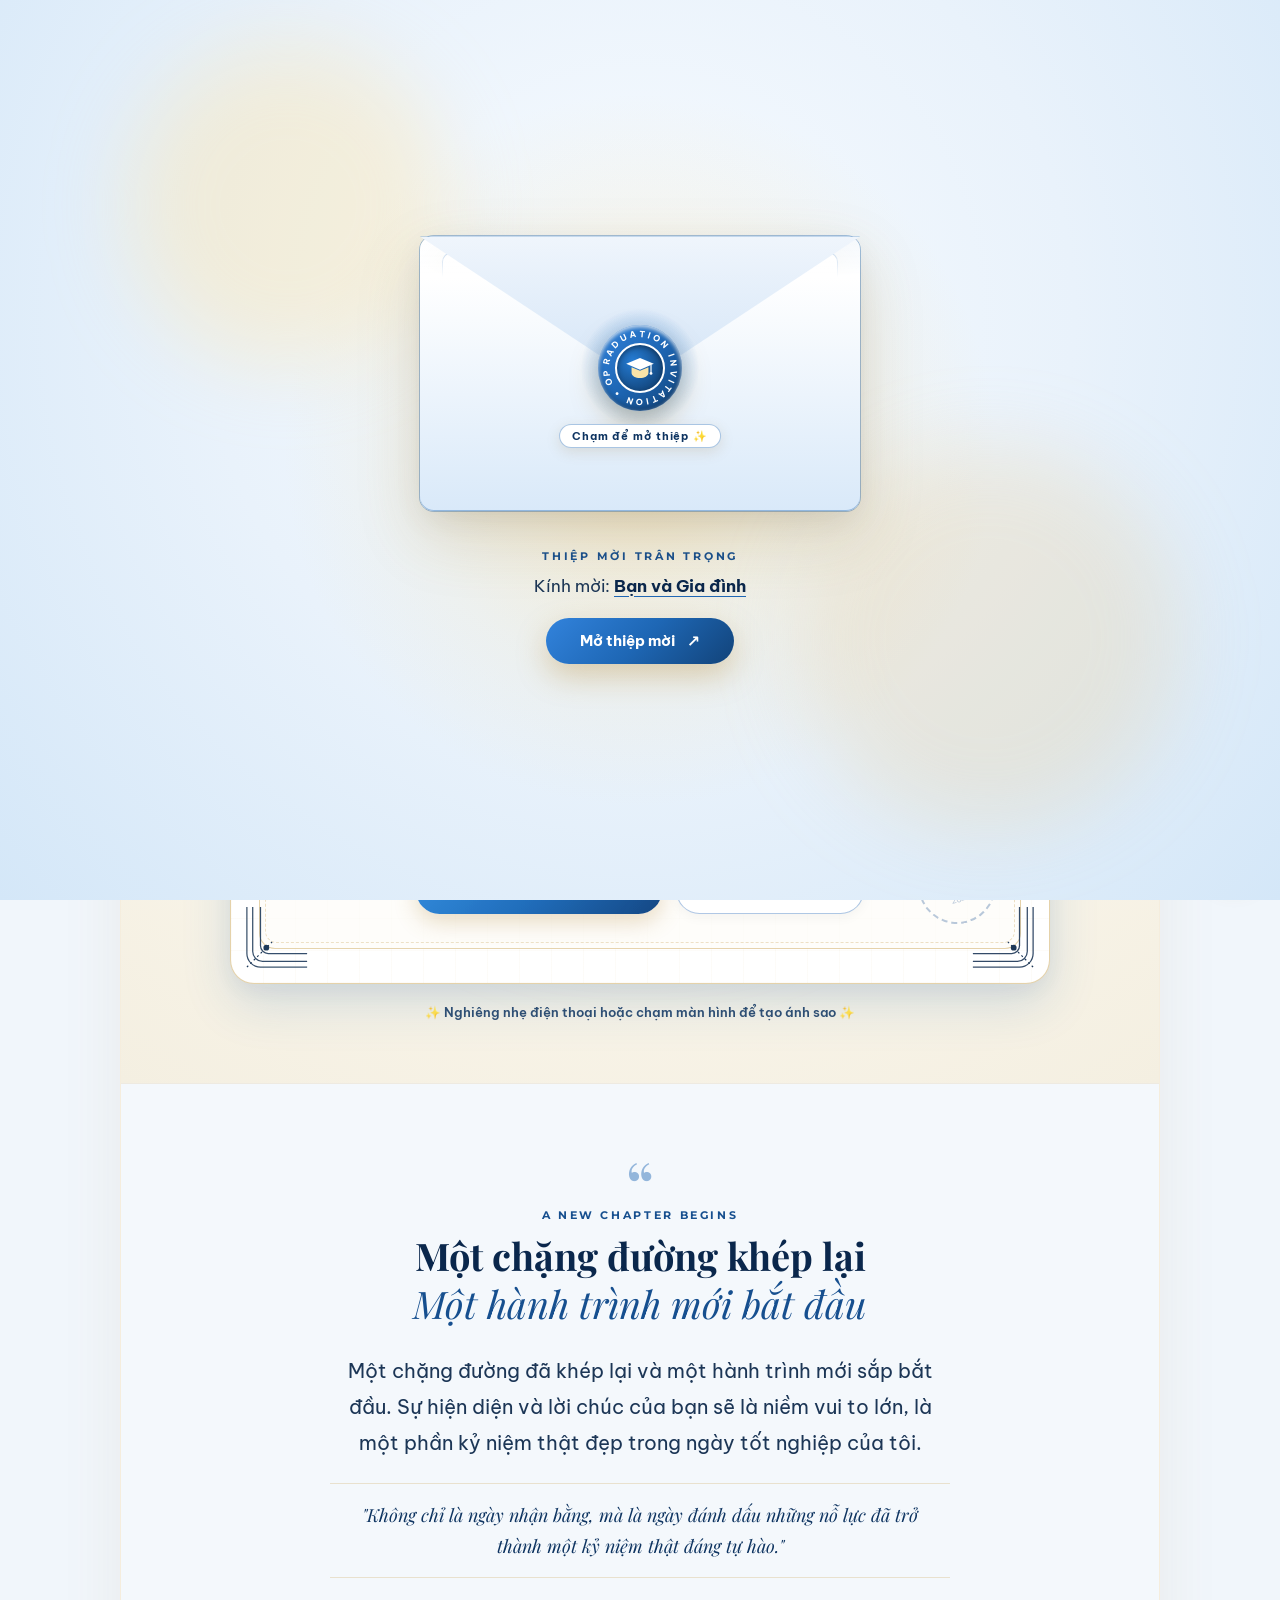
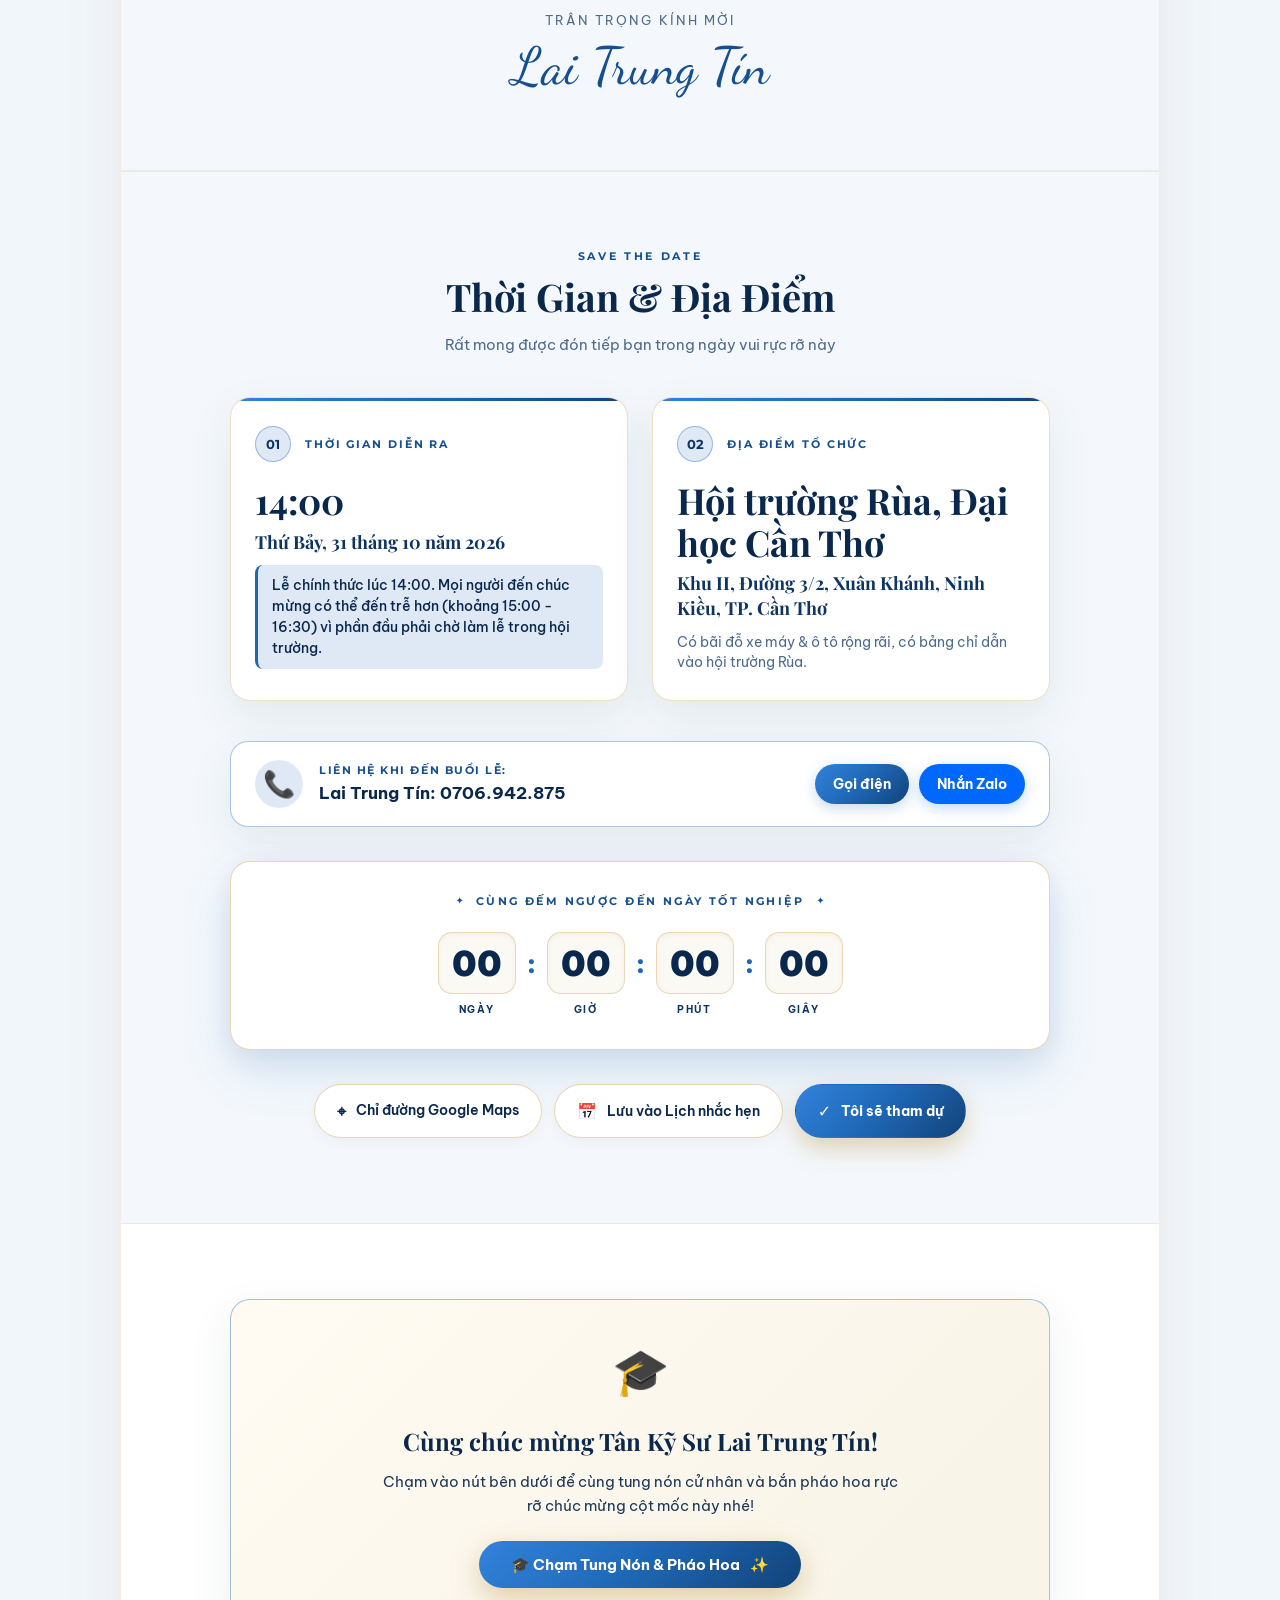
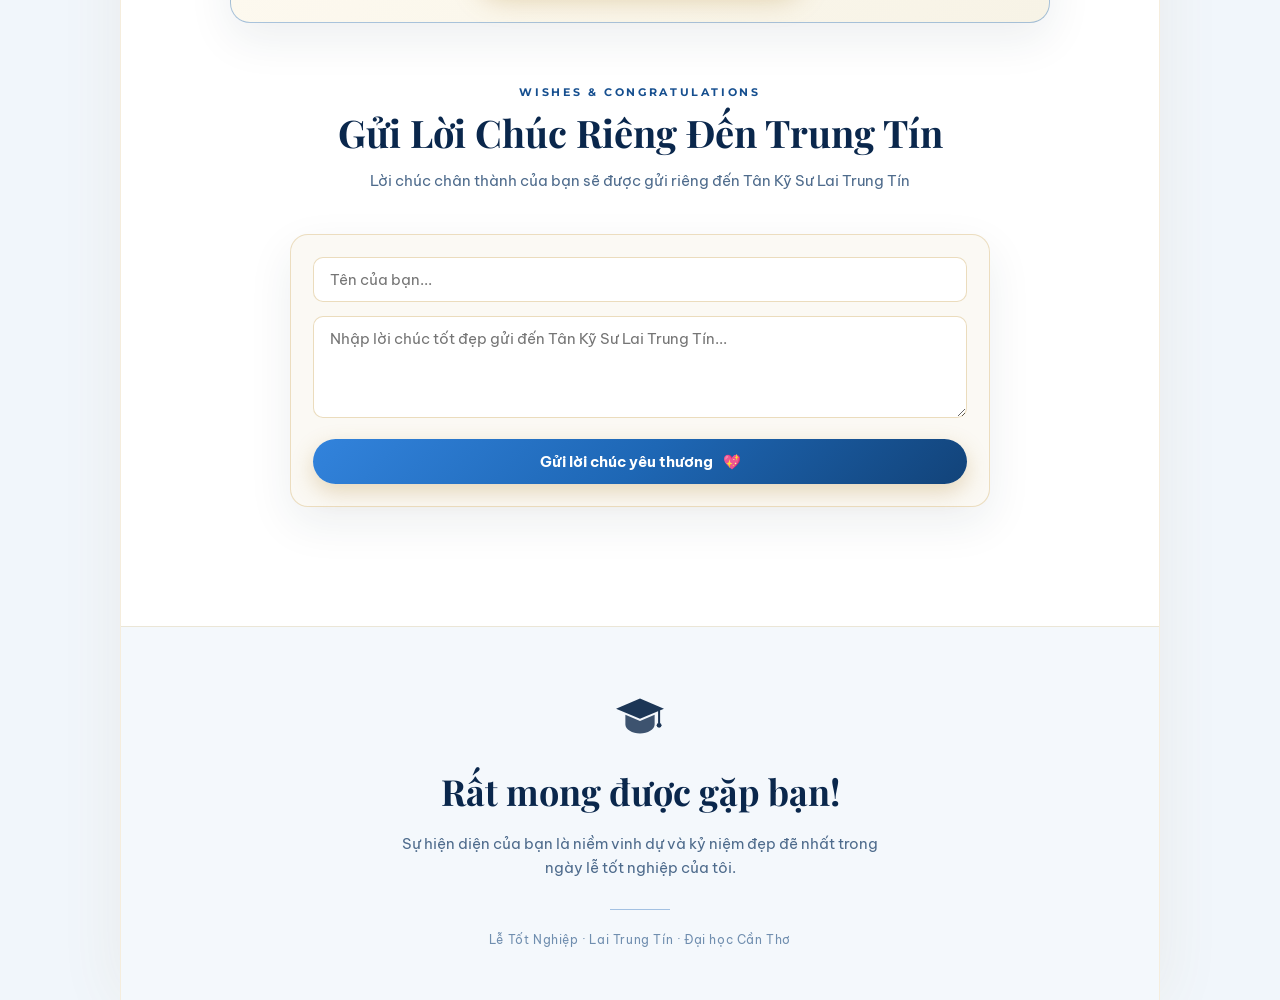
<file: index.html>
<!doctype html>
<html lang="vi">
<head>
  <meta charset="utf-8">
  <meta name="viewport" content="width=device-width, initial-scale=1, viewport-fit=cover">
  <meta name="theme-color" content="#f0f5fb">
  <title>Thiệp Mời Lễ Tốt Nghiệp - Lai Trung Tín</title>
  <meta name="description" content="Thiệp mời tham dự Lễ tốt nghiệp của Lai Trung Tín tại Đại học Cần Thơ.">

  <!-- GOOGLE FONTS CHUẨN TIẾNG VIỆT 100% (VIETNAMESE SUBSET ĐẦY ĐỦ) -->
  <link rel="preconnect" href="https://fonts.googleapis.com">
  <link rel="preconnect" href="https://fonts.gstatic.com" crossorigin>
  <link href="https://fonts.googleapis.com/css2?family=Be+Vietnam+Pro:ital,wght@0,300;0,400;0,500;0,600;0,700;0,800;1,400;1,600&family=Dancing+Script:wght@600;700&family=Montserrat:ital,wght@0,500;0,600;0,700;0,800;0,900;1,600&family=Playfair+Display:ital,wght@0,600;0,700;0,800;0,900;1,600;1,700&display=swap" rel="stylesheet">

  <link rel="stylesheet" href="style.css">
</head>
<body class="locked">

  <!-- CANVAS HIỆU ỨNG BỤI VÀNG & TƯƠNG TÁC CHẠM ĐIỆN THOẠI -->
  <canvas id="sparkleCanvas" class="sparkle-canvas"></canvas>

  <!-- LỚP PHÁO HOA KIM TUYẾN / NÓN CỬ NHÂN RƠI -->
  <div class="confetti-layer" id="confettiLayer" aria-hidden="true"></div>

  <!-- MÀN HÌNH MỞ PHONG BÌ THƯ HOÀNG GIA (XANH HY VỌNG & BẠC ÁNH KIM) -->
  <div class="envelope-screen" id="openingScreen" aria-label="Mở thiệp mời">
    <div class="envelope-ambient-glow"></div>
    <div class="sun-flare flare-1"></div>
    <div class="sun-flare flare-2"></div>
    
    <div class="envelope-wrap" id="envelopeWrap">
      
      <!-- PHONG BÌ THƯ -->
      <div class="envelope" id="envelope">
        <!-- NẮP TRÊN PHONG BÌ (FLAP) -->
        <div class="envelope-flap" id="envelopeFlap"></div>
        
        <!-- THIỆP THÒ RA KHI MỞ -->
        <div class="envelope-letter-preview">
          <div class="preview-cap">🎓</div>
          <p class="preview-kicker">GRADUATION INVITATION</p>
          <p class="preview-name" id="envelopeName">Lai Trung Tín</p>
          <span class="preview-line">✦</span>
        </div>

        <!-- THÂN PHONG BÌ -->
        <div class="envelope-pocket"></div>

        <!-- CON DẤU SÁP HOÀNG GIA (WAX SEAL) -->
        <button class="wax-seal" id="waxSealBtn" type="button" aria-label="Chạm để mở thiệp">
          <div class="seal-glow"></div>
          <div class="seal-outer">
            <svg class="seal-text-circle" viewBox="0 0 100 100">
              <path id="sealPath" d="M 50, 50 m -37, 0 a 37,37 0 1,1 74,0 a 37,37 0 1,1 -74,0" fill="none" />
              <text font-size="10.2" font-weight="700" letter-spacing="2.8" fill="#fff">
                <textPath href="#sealPath" startOffset="50%" text-anchor="middle">
                  • GRADUATION INVITATION • OPEN
                </textPath>
              </text>
            </svg>
            <div class="seal-core">
              <svg viewBox="0 0 64 46" class="seal-icon">
                <path fill="#fff" d="M2.5 14 32 1.5l29.5 12.5L32 26.5 2.5 14Z"/>
                <path fill="#fae4a8" d="M14 21.5v12c0 6 8.5 11 18 11s18-5 18-11v-12L32 29 14 21.5Z"/>
                <path fill="none" stroke="#fff" stroke-width="2.5" stroke-linecap="round" d="M55.5 16.5v15"/>
                <circle cx="55.5" cy="34.5" r="3" fill="#fff"/>
              </svg>
            </div>
          </div>
          <span class="seal-tap-hint">Chạm để mở thiệp ✨</span>
        </button>
      </div>

      <div class="envelope-intro">
        <p class="intro-kicker">THIỆP MỜI TRÂN TRỌNG</p>
        <p class="intro-guest">Kính mời: <span id="openingGuest">Bạn và Gia đình</span></p>
        <button class="open-direct-btn" id="openInviteBtn" type="button">
          <span>Mở thiệp mời</span>
          <span class="btn-arrow">↗</span>
        </button>
      </div>
    </div>
  </div>

  <!-- NỘI DUNG CHÍNH CỦA THIỆP MỜI -->
  <div class="page-shell" id="pageShell">
    
    <!-- THANH ĐIỀU HƯỚNG TỐI GIẢN TƯƠI SÁNG -->
    <header class="top-nav">
      <div class="brand">
        <svg viewBox="0 0 32 24" class="brand-cap">
          <path fill="#1f67b5" d="M1 7.5 16 1.2l15 6.3L16 13.8 1 7.5Z"/>
          <path fill="#124379" d="M7 11.5v6c0 3 4 5.5 9 5.5s9-2.5 9-5.5v-6L16 15.2 7 11.5Z"/>
          <path fill="none" stroke="#1f67b5" stroke-width="1.2" stroke-linecap="round" d="M28 8.5v8"/>
          <circle cx="28" cy="18" r="1.5" fill="#1f67b5"/>
        </svg>
        <span>GRADUATION CEREMONY</span>
      </div>
      <nav class="nav-links">
        <a href="#thiep-moi">Thiệp Mời</a>
        <a href="#thoi-gian">Thời Gian</a>
        <a href="#chuc-mung">Lời Chúc</a>
      </nav>
      <div class="nav-right">
        <button class="sound-toggle" id="soundToggle" type="button" aria-label="Bật/Tắt âm thanh">
          <span class="sound-icon">♫</span>
        </button>
      </div>
    </header>

    <!-- SECTION 1: TẤM THIỆP CHÍNH HOÀNG GIA (CÓ HIỆU ỨNG 3D TILT ĐIỆN THOẠI) -->
    <section class="card-section" id="thiep-moi">
      <div class="grand-card-container reveal" id="tiltCardContainer">
        <div class="grand-card-aura"></div>
        
        <!-- TẤM THIỆP CAO CẤP (CÓ PHẢN QUANG HOLOGRAM THEO GÓC NGHIÊNG) -->
        <div class="grand-card" id="tiltCard">
          
          <!-- LỚP PHẢN QUANG HOLOGRAM QUÉT THEO ĐỘ NGHIÊNG ĐIỆN THOẠI -->
          <div class="hologram-sheen" id="hologramSheen"></div>

          <!-- HOA VĂN GÓC MẠ VÀNG BẰNG VECTOR SVG -->
          <svg class="corner-ornament top-left" viewBox="0 0 70 70">
            <path d="M4 66 V18 C4 10.3 10.3 4 18 4 H66 M10 66 V20 C10 14.5 14.5 10 20 10 H66 M18 66 V26 C18 21.6 21.6 18 26 18 H66" fill="none" stroke="currentColor" stroke-width="1.3" opacity="0.9"/>
            <circle cx="24" cy="24" r="3" fill="currentColor"/>
            <path d="M4 4 L30 30" stroke="currentColor" stroke-width="1.2" stroke-dasharray="2 3"/>
          </svg>
          <svg class="corner-ornament top-right" viewBox="0 0 70 70">
            <path d="M66 66 V18 C66 10.3 59.7 4 52 4 H4 M60 66 V20 C60 14.5 55.5 10 50 10 H4 M52 66 V26 C52 21.6 48.4 18 44 18 H4" fill="none" stroke="currentColor" stroke-width="1.3" opacity="0.9"/>
            <circle cx="46" cy="24" r="3" fill="currentColor"/>
            <path d="M66 4 L40 30" stroke="currentColor" stroke-width="1.2" stroke-dasharray="2 3"/>
          </svg>
          <svg class="corner-ornament bottom-left" viewBox="0 0 70 70">
            <path d="M4 4 V52 C4 59.7 10.3 66 18 66 H66 M10 4 V50 C10 55.5 14.5 60 20 60 H66 M18 4 V44 C18 48.4 21.6 52 26 52 H66" fill="none" stroke="currentColor" stroke-width="1.3" opacity="0.9"/>
            <circle cx="24" cy="46" r="3" fill="currentColor"/>
            <path d="M4 66 L30 40" stroke="currentColor" stroke-width="1.2" stroke-dasharray="2 3"/>
          </svg>
          <svg class="corner-ornament bottom-right" viewBox="0 0 70 70">
            <path d="M66 4 V52 C66 59.7 59.7 66 52 66 H4 M60 4 V50 C60 55.5 55.5 60 50 60 H4 M52 4 V44 C52 48.4 48.4 52 44 52 H4" fill="none" stroke="currentColor" stroke-width="1.3" opacity="0.9"/>
            <circle cx="46" cy="46" r="3" fill="currentColor"/>
            <path d="M66 66 L40 40" stroke="currentColor" stroke-width="1.2" stroke-dasharray="2 3"/>
          </svg>

          <!-- KHUNG VIỀN ĐÔI DÁT VÀNG TRÊN NỀN GIẤY MỸ THUẬT -->
          <div class="card-inner-border">
            
            <!-- BIỂU TƯỢNG HUY HIỆU TỐT NGHIỆP TRANG TRỌNG -->
            <div class="academic-crest">
              <div class="laurel-wreath">
                <!-- VÒNG NGUYỆT QUẾ MẠ VÀNG -->
                <svg viewBox="0 0 100 80" class="laurel-svg">
                  <path fill="currentColor" opacity="0.95" d="M16 58c-4-8-3-19 3-27 2-3 5-6 8-8-1 4-1 9 1 13-6 5-9 14-8 22h-4zm68 0c4-8 3-19-3-27-2-3-5-6-8-8 1 4 1 9-1 13 6 5 9 14 8 22h4zM27 38c-3-6-2-15 3-21 2-2 5-5 8-6-1 3-1 7 1 10-5 4-7 11-7 17h-5zm46 0c3-6 2-15-3-21-2-2-5-5-8-6 1 3 1 7-1 10 5 4 7 11 7 17h5zM38 23c-2-5-1-12 2-17 2-2 4-4 7-5-1 3 0 6 1 8-4 3-6 9-6 14h-4zm24 0c2-5 1-12-2-17-2-2-4-4-7-5 1 3 0 6-1 8 4 3 6 9 6 14h4z"/>
                  <circle cx="50" cy="74" r="2.5" fill="currentColor"/>
                </svg>
                <div class="crest-cap-icon">
                  <svg viewBox="0 0 64 46" class="cap-svg">
                    <path fill="currentColor" d="M2.5 14 32 1.5l29.5 12.5L32 26.5 2.5 14Z"/>
                    <path fill="currentColor" opacity="0.85" d="M14 21.5v12c0 6 8.5 11 18 11s18-5 18-11v-12L32 29 14 21.5Z"/>
                    <path fill="none" stroke="currentColor" stroke-width="2.5" stroke-linecap="round" d="M55.5 16.5v15"/>
                    <circle cx="55.5" cy="34.5" r="3" fill="currentColor"/>
                  </svg>
                </div>
              </div>
              <div class="crest-banner">
                <span>CLASS OF <strong id="classYear">2026</strong></span>
              </div>
            </div>

            <!-- TIÊU ĐỀ THIỆP -->
            <p class="card-kicker">LỄ TỐT NGHIỆP · GRADUATION CEREMONY</p>
            <h2 class="card-headline">THIỆP MỜI DỰ LỄ</h2>

            <!-- ĐỐI TƯỢNG MỜI -->
            <div class="guest-honor-box">
              <span class="guest-prefix">Trân trọng kính mời:</span>
              <h3 class="guest-name" id="guestName">Bạn và Gia đình</h3>
              <p class="guest-subtext">Đến chung vui và chia sẻ cột mốc đáng nhớ trong ngày nhận bằng tốt nghiệp</p>
            </div>

            <div class="divider-gold">
              <span class="line"></span>
              <span class="gem">✦</span>
              <span class="line"></span>
            </div>

            <!-- TÊN TÂN KỸ SƯ: LAI TRUNG TÍN -->
            <div class="graduate-highlight">
              <span class="degree-badge" id="degree">Kỹ sư</span>
              <h1 class="graduate-name" id="graduateName">LAI TRUNG TÍN</h1>
            </div>

            <!-- THÔNG TIN ĐƠN VỊ: ĐẠI HỌC CẦN THƠ -->
            <div class="institution-details">
              <p class="university" id="university">ĐẠI HỌC CẦN THƠ</p>
              <p class="faculty" id="faculty">Khoa Học Máy Tính</p>
            </div>

            <!-- NÚT HÀNH ĐỘNG NHANH -->
            <div class="card-actions">
              <a class="btn-gold" href="#thoi-gian">
                <span>Xem thời gian &amp; Địa điểm</span>
                <i>↓</i>
              </a>
              <button class="btn-royal" id="heroConfirmBtn" type="button">
                <span>✓ Xác nhận tham dự</span>
              </button>
            </div>

            <div class="card-stamp">
              <div class="stamp-circle">
                <span>OFFICIAL</span>
                <strong>INVITATION</strong>
                <small>2026</small>
              </div>
            </div>

          </div>
        </div>
      </div>
      
      <!-- HƯỚNG DẪN NGHIÊNG ĐIỆN THOẠI TRÊN MOBILE -->
      <div class="mobile-tilt-hint" id="mobileTiltHint">
        <span>✨ Nghiêng nhẹ điện thoại hoặc chạm màn hình để tạo ánh sao ✨</span>
      </div>
    </section>

    <!-- SECTION 2: THÔNG ĐIỆP & LỜI TRI ÂN -->
    <section class="message-section" id="thong-diep">
      <div class="section-container narrow reveal">
        <div class="quote-symbol">“</div>
        <p class="section-tag">A NEW CHAPTER BEGINS</p>
        <h2 class="section-title">Một chặng đường khép lại<br><em>Một hành trình mới bắt đầu</em></h2>
        <div class="letter-body">
          <p class="lead-text" id="message">
            Một chặng đường đã khép lại và một hành trình mới sắp bắt đầu. Sự hiện diện và lời chúc của bạn sẽ là niềm hạnh phúc to lớn, là một phần kỷ niệm thật đẹp trong ngày tốt nghiệp của tôi.
          </p>
          <p class="quote-text" id="quote">
            "Không chỉ là ngày nhận bằng, mà là ngày đánh dấu những nỗ lực đã trở thành một kỷ niệm thật đáng tự hào."
          </p>
        </div>
        <div class="signature-wrap">
          <span class="sign-label" id="familyNote">Trân trọng kính mời</span>
          <p class="handwriting" id="graduateSignature">Lai Trung Tín</p>
        </div>
      </div>
    </section>

    <!-- SECTION 3: THỜI GIAN & ĐỊA ĐIỂM + ĐẾM NGƯỢC -->
    <section class="details-section" id="thoi-gian">
      <div class="section-container">
        
        <div class="center-heading reveal">
          <p class="section-tag">SAVE THE DATE</p>
          <h2 class="section-title">Thời Gian &amp; Địa Điểm</h2>
          <p class="section-subtitle">Rất mong được đón tiếp bạn trong ngày vui rực rỡ này</p>
        </div>

        <!-- THẺ THÔNG TIN TƯƠI SÁNG -->
        <div class="event-cards-grid reveal">
          <!-- CARD THỜI GIAN -->
          <div class="info-card">
            <div class="info-card-header">
              <div class="card-icon-wrap">
                <span class="card-num">01</span>
              </div>
              <span class="info-label">THỜI GIAN DIỄN RA</span>
            </div>
            <div class="info-card-body">
              <div class="main-val gold-text" id="time">16:00</div>
              <h3 class="event-date" id="displayDate">Thứ Bảy, 31 tháng 10 năm 2026</h3>
              <p class="event-note highlight-note" id="timeNote">
                Lễ chính thức lúc 14:00, dự kiến 16:00 xong lễ. Mọi người đến chúc mừng, chụp ảnh có thể đến trễ hơn một chút (khoảng 16:00 - 17:30) vì phần đầu phải chờ làm lễ trong hội trường.
              </p>
            </div>
          </div>

          <!-- CARD ĐỊA ĐIỂM -->
          <div class="info-card">
            <div class="info-card-header">
              <div class="card-icon-wrap">
                <span class="card-num">02</span>
              </div>
              <span class="info-label">ĐỊA ĐIỂM TỔ CHỨC</span>
            </div>
            <div class="info-card-body">
              <div class="main-val gold-text" id="venue">Hội trường Rùa, Đại học Cần Thơ</div>
              <h3 class="event-address" id="address">Khu II, Đường 3/2, Xuân Khánh, Ninh Kiều, TP. Cần Thơ</h3>
              <p class="event-note">Có bãi đỗ xe máy &amp; ô tô rộng rãi, có bảng chỉ dẫn vào hội trường Rùa.</p>
            </div>
          </div>
        </div>

        <!-- KHỐI LIÊN HỆ ĐIỆN THOẠI TRỰC TIẾP CHO KHÁCH MỜI -->
        <div class="contact-card reveal">
          <div class="contact-icon">📞</div>
          <div class="contact-info">
            <span class="contact-label">LIÊN HỆ KHI ĐẾN BUỔI LỄ:</span>
            <strong class="contact-phone" id="phoneDisplay">Lai Trung Tín: 0706.942.875</strong>
          </div>
          <div class="contact-actions">
            <a class="contact-btn call-btn" id="callBtn" href="tel:0706942875">
              <span>Gọi điện</span>
            </a>
            <a class="contact-btn zalo-btn" id="zaloBtn" href="https://zalo.me/0706942875" target="_blank" rel="noopener">
              <span>Nhắn Zalo</span>
            </a>
          </div>
        </div>

        <!-- ĐỒNG HỒ ĐẾM NGƯỢC HOÀNG KIM TƯƠI SÁNG -->
        <div class="luxury-countdown-box reveal" aria-live="polite">
          <div class="countdown-header">
            <span class="ornament-gem">✦</span>
            <span class="cd-title">CÙNG ĐẾM NGƯỢC ĐẾN NGÀY TỐT NGHIỆP</span>
            <span class="ornament-gem">✦</span>
          </div>
          <div class="countdown-units">
            <div class="cd-item">
              <div class="cd-number-box"><strong id="days">00</strong></div>
              <span class="cd-label">NGÀY</span>
            </div>
            <span class="cd-sep">:</span>
            <div class="cd-item">
              <div class="cd-number-box"><strong id="hours">00</strong></div>
              <span class="cd-label">GIỜ</span>
            </div>
            <span class="cd-sep">:</span>
            <div class="cd-item">
              <div class="cd-number-box"><strong id="minutes">00</strong></div>
              <span class="cd-label">PHÚT</span>
            </div>
            <span class="cd-sep">:</span>
            <div class="cd-item">
              <div class="cd-number-box"><strong id="seconds">00</strong></div>
              <span class="cd-label">GIÂY</span>
            </div>
          </div>
        </div>

        <!-- CÁC NÚT THAO TÁC TIỆN ÍCH -->
        <div class="action-buttons-wrap reveal">
          <a class="action-btn" id="mapLink" href="https://www.google.com/maps/search/?api=1&query=Hội+trường+Rùa+Đại+học+Cần+Thơ" target="_blank" rel="noopener">
            <span class="btn-ico">⌖</span>
            <span>Chỉ đường Google Maps</span>
          </a>
          <button class="action-btn" id="calendarBtn" type="button">
            <span class="btn-ico">📅</span>
            <span>Lưu vào Lịch nhắc hẹn</span>
          </button>
          <button class="action-btn primary-action" id="confirmBtn" type="button">
            <span class="btn-ico">✓</span>
            <span id="confirmBtnText">Tôi sẽ tham dự</span>
          </button>
        </div>

      </div>
    </section>

    <!-- SECTION 4: TƯƠNG TÁC TUNG NÓN & SỔ LỜI CHÚC MỪNG -->
    <section class="celebration-section" id="chuc-mung">
      <div class="section-container reveal">
        
        <!-- KHỐI TUNG NÓN CỬ NHÂN TƯƠNG TÁC CHẠM ĐIỆN THOẠI -->
        <div class="cap-toss-card reveal">
          <div class="toss-icon">🎓</div>
          <h3>Cùng chúc mừng Tân Kỹ Sư Lai Trung Tín!</h3>
          <p>Chạm vào nút bên dưới để cùng tung nón cử nhân và bắn pháo hoa rực rỡ chúc mừng cột mốc này nhé!</p>
          <button class="toss-btn" id="tossCapBtn" type="button">
            <span>🎓 Chạm Tung Nón &amp; Pháo Hoa</span>
            <span class="toss-sparkle">✨</span>
          </button>
        </div>

        <!-- SỔ LỜI CHÚC TRỰC TUYẾN (GUESTBOOK) -->
        <div class="guestbook-container reveal">
          <div class="center-heading">
            <p class="section-tag">WISHES &amp; CONGRATULATIONS</p>
            <h2 class="section-title">Gửi Lời Chúc Riêng Đến Trung Tín</h2>
            <p class="section-subtitle">Lời chúc chân thành của bạn sẽ được gửi riêng đến Tân Kỹ Sư Lai Trung Tín</p>
          </div>

          <!-- FORM GỬI LỜI CHÚC RIÊNG TƯ -->
          <form class="wish-form" id="wishForm">
            <div class="form-row">
              <input type="text" id="wishSender" class="wish-input" placeholder="Tên của bạn..." required maxlength="40">
            </div>
            <div class="form-row">
              <textarea id="wishMessage" class="wish-textarea" placeholder="Nhập lời chúc tốt đẹp gửi đến Tân Kỹ Sư Lai Trung Tín..." rows="4" required maxlength="500"></textarea>
            </div>
            <button type="submit" class="submit-wish-btn" id="sendWishBtn">
              <span>Gửi lời chúc yêu thương</span>
              <span class="heart-icon">💖</span>
            </button>
          </form>

          <!-- KHỐI THÔNG BÁO SAU KHI GỬI THÀNH CÔNG (ẨN MẶC ĐỊNH) -->
          <div class="wish-success-card" id="wishSuccessCard" style="display: none;">
            <div class="success-icon" style="font-size: 42px; margin-bottom: 10px;">💌</div>
            <h3 style="font-family: var(--font-serif); font-size: 22px; color: var(--gold-dark); margin-bottom: 8px;">Đã gửi lời chúc thành công!</h3>
            <p style="color: var(--text-muted); font-size: 14.5px; line-height: 1.6; margin-bottom: 16px;">
              Cảm ơn bạn rất nhiều! Lời chúc của bạn đã được gửi riêng đến Tân Kỹ Sư Lai Trung Tín.
            </p>
            <button type="button" class="btn-royal" id="sendAnotherWishBtn" style="display: inline-block; padding: 8px 18px; font-size: 13px;">
              <span>Gửi thêm lời chúc khác</span>
            </button>
          </div>

        </div>

      </div>
    </section>

    <!-- SECTION 5: LỜI KẾT & CHIA SẺ THIỆP -->
    <footer class="closing-footer">
      <div class="section-container narrow reveal">
        <div class="closing-crest">
          <svg viewBox="0 0 64 46" class="footer-cap-svg">
            <path fill="currentColor" d="M2.5 14 32 1.5l29.5 12.5L32 26.5 2.5 14Z"/>
            <path fill="currentColor" opacity="0.85" d="M14 21.5v12c0 6 8.5 11 18 11s18-5 18-11v-12L32 29 14 21.5Z"/>
            <path fill="none" stroke="currentColor" stroke-width="2.5" stroke-linecap="round" d="M55.5 16.5v15"/>
            <circle cx="55.5" cy="34.5" r="3" fill="currentColor"/>
          </svg>
        </div>

        <h2 class="closing-title" id="signOff">Rất mong được gặp bạn!</h2>
        <p class="closing-desc">Sự hiện diện của bạn là niềm vinh dự và kỷ niệm đẹp đẽ nhất trong ngày lễ tốt nghiệp của tôi.</p>
        <div class="footer-rule"></div>
        <p class="copyright">Lễ Tốt Nghiệp · Lai Trung Tín · Đại học Cần Thơ</p>
      </div>
    </footer>

  </div>

  <!-- NÚT PHÁT NHẠC NỀN GÓC PHẢI -->
  <button class="floating-music-btn" id="floatingMusicBtn" type="button" aria-label="Bật hoặc tắt nhạc nền">
    <div class="disc-wrap">
      <span class="disc-note">♫</span>
    </div>
  </button>
  <audio id="musicPlayer" loop preload="none"></audio>

  <!-- THÔNG BÁO TOAST THỜI THƯỢNG -->
  <div class="toast-popup" id="toast" role="status" aria-live="polite">
    <span class="toast-icon">✨</span>
    <span class="toast-msg">Thông báo</span>
  </div>

  <script src="config.js"></script>
  <script src="script.js"></script>
</body>
</html>
</file>
<file: style.css>
/* ==========================================================================
   THIỆP MỜI LỄ TỐT NGHIỆP - BRIGHT PEARL & CHAMPAGNE GOLD EDITION
   Phong cách Tươi Sáng, Trẻ Trung & Thanh Lịch - Tối ưu 100% Mobile & Cảm ứng
   ========================================================================== */

:root {
  /* Tông màu Độc Quyền: Xanh Trời Hy Vọng (Ocean Azure & Cobalt) */
  --bg-page: #f1f6fb;
  --bg-card: #ffffff;
  --bg-cream: #f4f8fc;
  --bg-section: #e5eff9;

  --gold-primary: #1f67b5;
  --gold-rich: #164f8f;
  --gold-light: #b9d8fa;
  --gold-dark: #0e3461;
  --gold-subtle: rgba(31, 103, 181, 0.14);

  --text-title: #0a274c;
  --text-body: #1c3656;
  --text-muted: #4e6b8c;
  --text-light: #708eaf;

  --border-gold: rgba(31, 103, 181, 0.38);
  --border-gold-light: rgba(31, 103, 181, 0.2);
  --border-gold-glow: rgba(56, 137, 227, 0.8);

  --gold-gradient: linear-gradient(135deg, #3283dc 0%, #1e67b5 50%, #124379 100%);
  --gold-shimmer: linear-gradient(90deg, #164f8f 0%, #4da2fa 30%, #f0f7ff 50%, #4da2fa 70%, #164f8f 100%);
  --pearl-gradient: linear-gradient(180deg, #ffffff 0%, #f4f8fc 100%);

  --env-bg: linear-gradient(150deg, #ffffff 0%, #eaf2fa 100%);
  --env-flap: linear-gradient(180deg, #eff5fc 0%, #d4e5f7 100%);
  --env-pocket: linear-gradient(to top, #d9e9f9 0%, #ffffff 85%, transparent 100%);
  --env-seal-core: radial-gradient(circle at 35% 35%, #257cd4 0%, #0d3663 100%);
  --env-screen-bg: radial-gradient(circle at 50% 35%, #f7fbff 0%, #e9f2fb 50%, #d4e7f8 100%);

  --font-serif: 'Playfair Display', Georgia, serif;
  --font-sans: 'Be Vietnam Pro', system-ui, -apple-system, sans-serif;
  --font-display: 'Montserrat', system-ui, -apple-system, sans-serif;
  --font-script: 'Dancing Script', cursive;

  --shadow-soft: 0 16px 45px rgba(27, 45, 68, 0.08);
  --shadow-royal: 0 20px 50px rgba(31, 103, 181, 0.16), 0 8px 24px rgba(14, 52, 97, 0.06);
  --shadow-float: 0 24px 60px rgba(27, 45, 68, 0.14);
}

*, *::before, *::after {
  box-sizing: border-box;
  -webkit-tap-highlight-color: transparent;
}

html {
  scroll-behavior: smooth;
}

body {
  margin: 0;
  padding: 0;
  background-color: var(--bg-page);
  color: var(--text-body);
  font-family: var(--font-sans);
  font-size: 16px;
  line-height: 1.65;
  overflow-x: hidden;
  -webkit-font-smoothing: antialiased;
  -moz-osx-font-smoothing: grayscale;
}

body.locked {
  overflow: hidden;
}

a {
  color: inherit;
  text-decoration: none;
}

button {
  font-family: inherit;
  cursor: pointer;
  border: none;
  background: none;
}

/* ==========================================================================
   CANVAS BỤI VÀNG & TƯƠNG TÁC CHẠM ĐIỆN THOẠI
   ========================================================================== */
.sparkle-canvas {
  position: fixed;
  inset: 0;
  width: 100%;
  height: 100%;
  pointer-events: none;
  z-index: 60;
}

.confetti-layer {
  position: fixed;
  inset: 0;
  pointer-events: none;
  z-index: 9999;
  overflow: hidden;
}

.confetti-piece {
  position: absolute;
  top: -30px;
  width: 10px;
  height: 16px;
  border-radius: 2px;
  will-change: transform, opacity;
  animation: confettiFall var(--dur) linear forwards;
}

.tossed-cap {
  position: fixed;
  bottom: -60px;
  font-size: 42px;
  pointer-events: none;
  z-index: 9999;
  filter: drop-shadow(0 8px 16px rgba(179, 136, 52, 0.35));
  animation: tossCapAnimation var(--dur) cubic-bezier(0.2, 0.8, 0.3, 1) forwards;
}

@keyframes tossCapAnimation {
  0% {
    transform: translate3d(var(--startX), 0, 0) scale(0.6) rotate(0deg);
    opacity: 0.95;
  }
  50% {
    opacity: 1;
    transform: translate3d(var(--midX), -75vh, 0) scale(1.35) rotate(var(--rot));
  }
  100% {
    transform: translate3d(var(--endX), -110vh, 0) scale(1) rotate(calc(var(--rot) * 2));
    opacity: 0;
  }
}

@keyframes confettiFall {
  0% {
    transform: translate3d(var(--x-start), 0, 0) rotate(0deg);
    opacity: 1;
  }
  100% {
    transform: translate3d(var(--x-end), 105vh, 0) rotate(var(--rot));
    opacity: 0.2;
  }
}

/* ==========================================================================
   MÀN HÌNH MỞ PHONG BÌ THƯ NGỌC TRAI TƯƠI SÁNG (PEARL ENVELOPE SCREEN)
   ========================================================================== */
.envelope-screen {
  position: fixed;
  inset: 0;
  z-index: 1000;
  background: var(--env-screen-bg);
  display: flex;
  align-items: center;
  justify-content: center;
  padding: 20px;
  transition: opacity 0.85s cubic-bezier(0.4, 0, 0.2, 1), visibility 0.85s ease;
  overflow: hidden;
}

.envelope-screen.hide {
  opacity: 0;
  visibility: hidden;
  pointer-events: none;
}

.envelope-ambient-glow {
  position: absolute;
  width: min(90vw, 720px);
  aspect-ratio: 1;
  background: radial-gradient(circle, rgba(245, 215, 145, 0.45) 0%, rgba(245, 215, 145, 0.12) 45%, transparent 70%);
  border-radius: 50%;
  pointer-events: none;
  animation: pulseGlow 4s ease-in-out infinite alternate;
}

.sun-flare {
  position: absolute;
  border-radius: 50%;
  pointer-events: none;
  filter: blur(40px);
}

.flare-1 {
  width: 320px;
  height: 320px;
  background: rgba(255, 225, 160, 0.35);
  top: 5%;
  left: 10%;
}

.flare-2 {
  width: 380px;
  height: 380px;
  background: rgba(230, 200, 140, 0.25);
  bottom: 8%;
  right: 8%;
}

@keyframes pulseGlow {
  0% { transform: scale(0.96); opacity: 0.7; }
  100% { transform: scale(1.08); opacity: 1; }
}

.envelope-wrap {
  position: relative;
  width: 100%;
  max-width: 440px;
  perspective: 1200px;
  display: flex;
  flex-direction: column;
  align-items: center;
  z-index: 2;
}

.envelope {
  position: relative;
  width: 100%;
  height: 275px;
  background: var(--env-bg);
  border-radius: 14px;
  box-shadow: 0 25px 65px rgba(140, 103, 32, 0.18), 0 10px 30px rgba(0, 0, 0, 0.06), 0 0 0 1px var(--border-gold);
  transform-style: preserve-3d;
  transition: transform 0.6s ease;
}

/* Nắp trên phong bì (Flap) */
.envelope-flap {
  position: absolute;
  top: 0;
  left: 0;
  width: 100%;
  height: 53%;
  background: var(--env-flap);
  clip-path: polygon(0 0, 100% 0, 50% 100%);
  transform-origin: top;
  transition: transform 0.8s cubic-bezier(0.4, 0, 0.2, 1);
  z-index: 5;
  filter: drop-shadow(0 4px 12px rgba(140, 103, 32, 0.15));
  border-top: 1px solid var(--border-gold);
}

@media (max-width: 500px) {
  .envelope { height: 240px; }
}

/* Thân túi phong bì (Pocket) */
.envelope-pocket {
  position: absolute;
  inset: 0;
  border-radius: 14px;
  background: var(--env-pocket);
  clip-path: polygon(0 0, 50% 50%, 100% 0, 100% 100%, 0 100%);
  z-index: 3;
  box-shadow: inset 0 -1px 0 var(--border-gold);
}

/* Thiệp lấp ló bên trong phong bì */
.envelope-letter-preview {
  position: absolute;
  top: 16px;
  left: 5%;
  width: 90%;
  height: 85%;
  background: var(--bg-card);
  border-radius: 10px;
  padding: 22px 18px;
  text-align: center;
  color: var(--text-title);
  box-shadow: 0 10px 30px rgba(140, 103, 32, 0.12);
  z-index: 2;
  transition: transform 0.8s cubic-bezier(0.2, 0.8, 0.2, 1);
  border: 1px solid var(--border-gold);
}

.preview-cap {
  font-size: 28px;
  margin-bottom: 6px;
}

.preview-kicker {
  font-family: var(--font-display);
  font-size: 10px;
  font-weight: 700;
  letter-spacing: 0.22em;
  color: var(--gold-rich);
  margin: 0;
}

.preview-name {
  font-family: var(--font-serif);
  font-size: 22px;
  font-weight: 700;
  color: var(--text-title);
  margin: 4px 0 0;
}

.preview-line {
  color: var(--gold-primary);
  font-size: 12px;
}

/* CON DẤU SÁP HOÀNG GIA (WAX SEAL) */
.wax-seal {
  position: absolute;
  top: 48%;
  left: 50%;
  transform: translate(-50%, -50%);
  z-index: 6;
  width: 96px;
  height: 96px;
  display: flex;
  align-items: center;
  justify-content: center;
  cursor: pointer;
  transition: transform 0.3s cubic-bezier(0.34, 1.56, 0.64, 1);
}

.wax-seal:hover {
  transform: translate(-50%, -50%) scale(1.08);
}

.seal-glow {
  position: absolute;
  inset: -12px;
  border-radius: 50%;
  background: radial-gradient(circle, var(--border-gold-glow) 0%, transparent 70%);
  animation: sealPulse 2.4s ease-in-out infinite;
}

@keyframes sealPulse {
  0%, 100% { transform: scale(0.92); opacity: 0.6; }
  50% { transform: scale(1.15); opacity: 1; }
}

.seal-outer {
  position: relative;
  width: 86px;
  height: 86px;
  border-radius: 50%;
  background: var(--gold-gradient);
  box-shadow: 0 12px 28px rgba(140, 103, 32, 0.35), inset 0 2px 4px rgba(255, 255, 255, 0.8), inset 0 -3px 6px rgba(0, 0, 0, 0.25);
  display: flex;
  align-items: center;
  justify-content: center;
}

.seal-text-circle {
  position: absolute;
  inset: 0;
  width: 100%;
  height: 100%;
  animation: rotateSeal 20s linear infinite;
}

@keyframes rotateSeal {
  to { transform: rotate(360deg); }
}

.seal-core {
  width: 50px;
  height: 50px;
  border-radius: 50%;
  background: var(--env-seal-core);
  border: 2px solid #fff;
  display: flex;
  align-items: center;
  justify-content: center;
  box-shadow: inset 0 2px 5px rgba(0, 0, 0, 0.35);
}

.seal-icon {
  width: 30px;
  height: 22px;
}

.seal-tap-hint {
  position: absolute;
  bottom: -32px;
  left: 50%;
  transform: translateX(-50%);
  white-space: nowrap;
  font-size: 11px;
  font-weight: 700;
  color: var(--gold-dark);
  letter-spacing: 0.08em;
  background: #ffffff;
  padding: 4px 12px;
  border-radius: 99px;
  border: 1px solid var(--border-gold);
  box-shadow: 0 4px 14px rgba(140, 103, 32, 0.15);
}

/* Hiệu ứng khi bấm mở phong bì */
.envelope.opening-anim .envelope-flap {
  transform: rotateX(180deg);
  z-index: 1;
}

.envelope.opening-anim .wax-seal {
  transform: translate(-50%, -50%) scale(0);
  opacity: 0;
  transition: transform 0.4s ease, opacity 0.4s ease;
}

.envelope.opening-anim .envelope-letter-preview {
  transform: translateY(-80px);
}

/* Giới thiệu bên dưới phong bì */
.envelope-intro {
  margin-top: 36px;
  text-align: center;
  width: 100%;
}

.intro-kicker {
  font-family: var(--font-display);
  font-size: 11px;
  font-weight: 700;
  letter-spacing: 0.25em;
  color: var(--gold-rich);
  margin: 0 0 6px;
}

.intro-guest {
  font-size: 17px;
  color: var(--text-body);
  margin: 0 0 18px;
}

.intro-guest span {
  color: var(--text-title);
  font-weight: 700;
  text-decoration: underline;
  text-decoration-color: var(--gold-primary);
  text-underline-offset: 4px;
}

.open-direct-btn {
  background: var(--gold-gradient);
  color: #ffffff;
  padding: 13px 34px;
  border-radius: 99px;
  font-size: 15px;
  font-weight: 700;
  display: inline-flex;
  align-items: center;
  gap: 12px;
  box-shadow: 0 12px 30px rgba(179, 136, 52, 0.35);
  transition: transform 0.25s ease, box-shadow 0.25s ease;
}

.open-direct-btn:hover {
  transform: translateY(-2px) scale(1.02);
  box-shadow: 0 16px 38px rgba(179, 136, 52, 0.48);
}

.open-direct-btn .btn-arrow {
  font-size: 16px;
}

/* ==========================================================================
   PAGE SHELL & TOP NAVIGATION TƯƠI SÁNG
   ========================================================================== */
.page-shell {
  position: relative;
  max-width: 1040px;
  margin: 0 auto;
  background: #ffffff;
  min-height: 100vh;
  box-shadow: 0 0 60px rgba(140, 103, 32, 0.08);
  z-index: 2;
  border-left: 1px solid rgba(197, 155, 68, 0.18);
  border-right: 1px solid rgba(197, 155, 68, 0.18);
}

.top-nav {
  position: sticky;
  top: 0;
  z-index: 100;
  padding: 15px 28px;
  display: flex;
  align-items: center;
  justify-content: space-between;
  background: rgba(255, 255, 255, 0.92);
  backdrop-filter: blur(14px);
  border-bottom: 1px solid rgba(197, 155, 68, 0.2);
}

.brand {
  display: flex;
  align-items: center;
  gap: 10px;
  font-family: var(--font-display);
  font-size: 12px;
  font-weight: 800;
  letter-spacing: 0.18em;
  color: var(--gold-dark);
}

.brand-cap {
  width: 26px;
  height: 20px;
}

.nav-links {
  display: flex;
  gap: 22px;
}

.nav-links a {
  font-size: 13px;
  font-weight: 600;
  color: var(--text-body);
  transition: color 0.2s ease;
  letter-spacing: 0.04em;
}

.nav-links a:hover {
  color: var(--gold-rich);
}

.nav-right {
  display: flex;
  align-items: center;
  gap: 12px;
}

.sound-toggle {
  display: flex;
  align-items: center;
  justify-content: center;
  width: 36px;
  height: 36px;
  border-radius: 50%;
  border: 1px solid var(--border-gold);
  background: #fbf9f4;
  color: var(--gold-rich);
  font-size: 15px;
  transition: 0.2s;
}

.sound-toggle:hover {
  background: var(--gold-subtle);
  transform: scale(1.06);
}

.sound-toggle.playing {
  animation: pulseMusicBtn 1.8s infinite;
  background: var(--gold-gradient);
  color: #fff;
  border-color: transparent;
}

@keyframes pulseMusicBtn {
  0%, 100% { box-shadow: 0 0 0 0 rgba(179, 136, 52, 0.35); }
  50% { box-shadow: 0 0 0 8px rgba(179, 136, 52, 0); }
}

@media (max-width: 700px) {
  .nav-links { display: none; }
  .top-nav { padding: 13px 18px; }
}

/* ==========================================================================
   SECTION 1: TẤM THIỆP CHÍNH HOÀNG GIA TƯƠI SÁNG (3D TILT & HOLOGRAM)
   ========================================================================== */
.card-section {
  padding: 50px 24px 60px;
  display: flex;
  flex-direction: column;
  align-items: center;
  background: radial-gradient(circle at 50% 20%, #fffbf2 0%, #faf6eb 60%, #f4efe1 100%);
}

.grand-card-container {
  position: relative;
  width: 100%;
  max-width: 820px;
  perspective: 1100px;
}

.grand-card-aura {
  position: absolute;
  inset: -12px;
  background: radial-gradient(circle, rgba(245, 215, 145, 0.35) 0%, rgba(245, 215, 145, 0.05) 65%, transparent 75%);
  border-radius: 32px;
  filter: blur(20px);
  pointer-events: none;
}

.grand-card {
  position: relative;
  background: #ffffff;
  border-radius: 24px;
  padding: 34px 28px;
  box-shadow: var(--shadow-royal);
  border: 1px solid rgba(197, 155, 68, 0.45);
  overflow: hidden;
  transform-style: preserve-3d;
  transition: transform 0.15s ease-out;
}

/* LỚP PHẢN QUANG HOLOGRAM THEO GÓC NGHIÊNG */
.hologram-sheen {
  position: absolute;
  inset: 0;
  pointer-events: none;
  z-index: 4;
  opacity: 0.28;
  background: linear-gradient(
    var(--sheen-angle, 125deg),
    transparent 0%,
    rgba(255, 220, 150, 0.4) 30%,
    rgba(180, 230, 255, 0.45) 50%,
    rgba(255, 200, 240, 0.4) 70%,
    transparent 100%
  );
  mix-blend-mode: overlay;
  transition: opacity 0.3s ease;
}

/* Nền vân giấy mỹ thuật dập chìm nhẹ */
.grand-card::before {
  content: "";
  position: absolute;
  inset: 0;
  background-image: 
    radial-gradient(circle at 50% 15%, rgba(245, 215, 145, 0.15) 0%, transparent 60%),
    linear-gradient(rgba(197, 155, 68, 0.035) 1px, transparent 1px),
    linear-gradient(90deg, rgba(197, 155, 68, 0.035) 1px, transparent 1px);
  background-size: 100% 100%, 32px 32px, 32px 32px;
  pointer-events: none;
}

/* HOA VĂN GÓC DÁT VÀNG */
.corner-ornament {
  position: absolute;
  width: 68px;
  height: 68px;
  pointer-events: none;
  z-index: 3;
}

.corner-ornament.top-left { top: 12px; left: 12px; }
.corner-ornament.top-right { top: 12px; right: 12px; }
.corner-ornament.bottom-left { bottom: 12px; left: 12px; }
.corner-ornament.bottom-right { bottom: 12px; right: 12px; }

/* VIỀN ĐÔI DÁT VÀNG TRÊN NỀN GIẤY TRẮNG NGÀ */
.card-inner-border {
  position: relative;
  border: 1px solid rgba(197, 155, 68, 0.45);
  border-radius: 16px;
  padding: 40px 32px 34px;
  text-align: center;
  z-index: 2;
  background: rgba(254, 252, 247, 0.65);
}

.card-inner-border::after {
  content: "";
  position: absolute;
  inset: 5px;
  border: 1px dashed rgba(197, 155, 68, 0.3);
  border-radius: 12px;
  pointer-events: none;
}

/* HUY HIỆU DANH DỰ (ACADEMIC CREST) */
.academic-crest {
  display: flex;
  flex-direction: column;
  align-items: center;
  margin-bottom: 20px;
}

.laurel-wreath {
  position: relative;
  width: 108px;
  height: 86px;
  display: flex;
  align-items: center;
  justify-content: center;
}

.laurel-svg {
  position: absolute;
  inset: 0;
  width: 100%;
  height: 100%;
}

.crest-cap-icon {
  position: relative;
  z-index: 2;
  width: 44px;
  height: 32px;
  filter: drop-shadow(0 4px 8px rgba(179, 136, 52, 0.25));
}

.crest-banner {
  margin-top: 6px;
  background: var(--gold-gradient);
  color: #ffffff;
  font-family: var(--font-display);
  font-size: 11px;
  font-weight: 800;
  letter-spacing: 0.18em;
  padding: 4px 18px;
  border-radius: 99px;
  box-shadow: 0 4px 14px rgba(179, 136, 52, 0.3);
}

.crest-banner strong {
  font-weight: 900;
}

/* TIÊU ĐỀ THIỆP */
.card-kicker {
  font-family: var(--font-display);
  font-size: 11px;
  font-weight: 700;
  letter-spacing: 0.28em;
  color: var(--gold-rich);
  margin: 0 0 6px;
}

.card-headline {
  font-family: var(--font-serif);
  font-size: clamp(26px, 4.5vw, 38px);
  font-weight: 700;
  letter-spacing: 0.05em;
  color: var(--text-title);
  margin: 0 0 20px;
}

/* ĐỐI TƯỢNG MỜI (GUEST HONOR BOX) */
.guest-honor-box {
  background: #ffffff;
  border: 1px solid rgba(197, 155, 68, 0.3);
  border-radius: 12px;
  padding: 16px 20px;
  max-width: 520px;
  margin: 0 auto 22px;
  box-shadow: 0 6px 18px rgba(179, 136, 52, 0.06);
}

.guest-prefix {
  font-size: 13px;
  color: var(--text-muted);
  text-transform: uppercase;
  letter-spacing: 0.12em;
  display: block;
  margin-bottom: 4px;
}

.guest-name {
  font-family: var(--font-serif);
  font-size: clamp(20px, 3.5vw, 27px);
  font-weight: 700;
  color: var(--text-title);
  margin: 0 0 4px;
}

.guest-subtext {
  font-size: 13.5px;
  color: var(--text-body);
  margin: 0;
  line-height: 1.5;
}

/* ĐƯỜNG KẺ VÀNG PHÂN CÁCH */
.divider-gold {
  display: flex;
  align-items: center;
  justify-content: center;
  gap: 16px;
  margin: 22px 0;
  color: var(--gold-primary);
}

.divider-gold .line {
  width: 90px;
  height: 1px;
  background: linear-gradient(90deg, transparent, var(--gold-primary), transparent);
}

.divider-gold .gem {
  font-size: 12px;
}

/* TÊN TÂN CỬ NHÂN / KỸ SƯ */
.graduate-highlight {
  margin-bottom: 22px;
}

.degree-badge {
  display: inline-block;
  font-family: var(--font-serif);
  font-style: italic;
  font-size: clamp(16px, 2.6vw, 21px);
  color: var(--gold-rich);
  margin-bottom: 8px;
}

.graduate-name {
  font-family: var(--font-serif);
  font-size: clamp(34px, 6.5vw, 56px);
  font-weight: 800;
  letter-spacing: 0.04em;
  line-height: 1.12;
  margin: 0;
  
  /* Hiệu ứng chữ ánh kim rực rỡ */
  background: var(--gold-shimmer);
  background-size: 200% auto;
  -webkit-background-clip: text;
  -webkit-text-fill-color: transparent;
  animation: shineGold 6s linear infinite;
}

@keyframes shineGold {
  0% { background-position: 0% center; }
  100% { background-position: 200% center; }
}

/* THÔNG TIN TRƯỜNG & KHOA */
.institution-details {
  margin-bottom: 30px;
}

.university {
  font-family: var(--font-display);
  font-size: clamp(13px, 2.2vw, 17px);
  font-weight: 700;
  letter-spacing: 0.14em;
  color: var(--text-title);
  margin: 0 0 6px;
}

.faculty {
  font-size: clamp(13.5px, 2vw, 15.5px);
  color: var(--text-body);
  margin: 0;
}

/* CÁC NÚT HÀNH ĐỘNG CỦA THIỆP */
.card-actions {
  display: flex;
  justify-content: center;
  gap: 14px;
  flex-wrap: wrap;
  margin-top: 10px;
}

.btn-gold {
  background: var(--gold-gradient);
  color: #ffffff;
  font-size: 14px;
  font-weight: 700;
  padding: 12px 24px;
  border-radius: 99px;
  display: inline-flex;
  align-items: center;
  gap: 10px;
  box-shadow: 0 8px 22px rgba(179, 136, 52, 0.3);
  transition: transform 0.2s, box-shadow 0.2s;
}

.btn-gold:hover {
  transform: translateY(-2px);
  box-shadow: 0 12px 28px rgba(179, 136, 52, 0.45);
}

.btn-gold i {
  font-style: normal;
  font-weight: 800;
}

.btn-royal {
  background: #ffffff;
  border: 1px solid var(--border-gold);
  color: var(--text-title);
  font-size: 14px;
  font-weight: 600;
  padding: 12px 24px;
  border-radius: 99px;
  box-shadow: 0 4px 12px rgba(0, 0, 0, 0.04);
  transition: 0.2s;
}

.btn-royal:hover {
  background: var(--gold-subtle);
  transform: translateY(-2px);
  border-color: var(--gold-primary);
}

.card-stamp {
  position: absolute;
  right: 24px;
  bottom: 24px;
  opacity: 0.3;
  pointer-events: none;
}

.stamp-circle {
  width: 78px;
  height: 78px;
  border: 2px dashed var(--gold-rich);
  border-radius: 50%;
  display: flex;
  flex-direction: column;
  align-items: center;
  justify-content: center;
  color: var(--gold-rich);
  transform: rotate(-15deg);
}

.stamp-circle span {
  font-size: 8px;
  font-weight: 800;
  letter-spacing: 0.16em;
}

.stamp-circle strong {
  font-family: var(--font-display);
  font-size: 9.5px;
  letter-spacing: 0.12em;
}

.stamp-circle small {
  font-size: 8px;
}

.mobile-tilt-hint {
  margin-top: 18px;
  font-size: 12.5px;
  color: var(--gold-dark);
  font-weight: 600;
  text-align: center;
  opacity: 0.85;
}

@media (max-width: 600px) {
  .grand-card { padding: 22px 14px; border-radius: 18px; }
  .card-inner-border { padding: 28px 14px 22px; }
  .corner-ornament { width: 44px; height: 44px; }
  .card-stamp { display: none; }
}

/* ==========================================================================
   TIÊU ĐỀ SECTION CHUNG
   ========================================================================== */
.section-container {
  max-width: 860px;
  margin: 0 auto;
  padding: 0 20px;
}

.section-container.narrow {
  max-width: 680px;
}

.center-heading {
  text-align: center;
  margin-bottom: 40px;
}

.section-tag {
  font-family: var(--font-display);
  font-size: 11px;
  font-weight: 700;
  letter-spacing: 0.24em;
  color: var(--gold-rich);
  margin: 0 0 8px;
}

.section-title {
  font-family: var(--font-serif);
  font-size: clamp(26px, 4vw, 38px);
  font-weight: 700;
  color: var(--text-title);
  margin: 0 0 12px;
  line-height: 1.25;
}

.section-subtitle {
  color: var(--text-muted);
  font-size: 15px;
  margin: 0;
}

/* ==========================================================================
   SECTION 2: THÔNG ĐIỆP & LỜI TRI ÂN
   ========================================================================== */
.message-section {
  padding: 65px 20px 75px;
  background: var(--bg-cream);
  text-align: center;
  position: relative;
  border-top: 1px solid rgba(197, 155, 68, 0.15);
  border-bottom: 1px solid rgba(197, 155, 68, 0.15);
}

.quote-symbol {
  font-family: var(--font-serif);
  font-size: 72px;
  line-height: 1;
  color: var(--gold-primary);
  opacity: 0.45;
  margin-bottom: -15px;
}

.message-section h2 em {
  font-weight: 400;
  color: var(--gold-rich);
  font-style: italic;
}

.letter-body {
  margin: 26px auto 32px;
  max-width: 620px;
}

.lead-text {
  font-size: clamp(16.5px, 2.2vw, 19.5px);
  line-height: 1.85;
  color: var(--text-body);
  margin: 0 0 22px;
}

.quote-text {
  font-family: var(--font-serif);
  font-style: italic;
  font-size: clamp(16px, 2.1vw, 18px);
  color: var(--gold-dark);
  line-height: 1.7;
  padding: 16px 20px;
  border-top: 1px solid rgba(197, 155, 68, 0.25);
  border-bottom: 1px solid rgba(197, 155, 68, 0.25);
  margin: 0;
}

.signature-wrap {
  margin-top: 32px;
}

.sign-label {
  font-size: 13px;
  text-transform: uppercase;
  letter-spacing: 0.16em;
  color: var(--text-muted);
  display: block;
  margin-bottom: 6px;
}

.handwriting {
  font-family: var(--font-script);
  font-size: clamp(40px, 6vw, 52px);
  color: var(--gold-rich);
  margin: 0;
  line-height: 1.1;
}

/* ==========================================================================
   SECTION 3: LỊCH TRÌNH BUỔI LỄ (TIMELINE SECTION)
   ========================================================================== */
.timeline-section {
  padding: 75px 20px 85px;
  background: #ffffff;
}

.timeline-grid {
  display: flex;
  flex-direction: column;
  position: relative;
  max-width: 680px;
  margin: 0 auto;
}

/* Đường kẻ nối timeline */
.timeline-grid::before {
  content: "";
  position: absolute;
  top: 30px;
  bottom: 30px;
  left: 98px;
  width: 2px;
  background: linear-gradient(180deg, rgba(197, 155, 68, 0.2) 0%, var(--gold-primary) 50%, rgba(197, 155, 68, 0.2) 100%);
}

.timeline-item {
  display: flex;
  align-items: flex-start;
  gap: 24px;
  padding: 20px 0;
  position: relative;
}

.timeline-time {
  min-width: 78px;
  text-align: right;
  display: flex;
  flex-direction: column;
  padding-top: 4px;
}

.t-hour {
  font-family: var(--font-display);
  font-size: 21px;
  font-weight: 800;
  color: var(--gold-dark);
  line-height: 1;
}

.t-period {
  font-size: 11px;
  color: var(--text-muted);
  text-transform: uppercase;
  letter-spacing: 0.08em;
  margin-top: 4px;
}

.timeline-dot {
  position: relative;
  z-index: 2;
  width: 20px;
  height: 20px;
  border-radius: 50%;
  background: #ffffff;
  border: 2px solid var(--gold-primary);
  display: flex;
  align-items: center;
  justify-content: center;
  flex-shrink: 0;
  margin-top: 6px;
  box-shadow: 0 0 10px rgba(179, 136, 52, 0.2);
}

.dot-inner {
  width: 8px;
  height: 8px;
  border-radius: 50%;
  background: var(--gold-primary);
}

.timeline-dot.gold-glow {
  border-color: var(--gold-rich);
  box-shadow: 0 0 16px rgba(179, 136, 52, 0.45);
}

.timeline-dot.gold-glow .dot-inner {
  background: var(--gold-rich);
}

.timeline-content {
  flex: 1;
  background: #fbf9f4;
  border: 1px solid rgba(197, 155, 68, 0.22);
  border-radius: 16px;
  padding: 20px 24px;
  box-shadow: var(--shadow-soft);
  transition: transform 0.25s, border-color 0.25s;
}

.timeline-item:hover .timeline-content {
  transform: translateX(4px);
  border-color: rgba(197, 155, 68, 0.5);
}

.timeline-content h3 {
  font-family: var(--font-serif);
  font-size: 19px;
  font-weight: 700;
  color: var(--text-title);
  margin: 0 0 6px;
}

.timeline-content p {
  color: var(--text-body);
  font-size: 14.5px;
  margin: 0;
  line-height: 1.55;
}

.timeline-item.current-highlight .timeline-content {
  background: linear-gradient(135deg, #ffffff 0%, #fff8eb 100%);
  border-color: var(--gold-primary);
  box-shadow: 0 10px 28px rgba(179, 136, 52, 0.15);
}

.highlight-tag {
  display: inline-block;
  font-size: 10.5px;
  font-weight: 700;
  letter-spacing: 0.1em;
  text-transform: uppercase;
  color: #ffffff;
  background: var(--gold-gradient);
  padding: 3px 10px;
  border-radius: 99px;
  margin-bottom: 8px;
}

@media (max-width: 600px) {
  .timeline-grid::before { left: 16px; }
  .timeline-item {
    flex-direction: column;
    padding-left: 40px;
    gap: 8px;
  }
  .timeline-time {
    text-align: left;
    min-width: auto;
    flex-direction: row;
    align-items: baseline;
    gap: 8px;
    padding: 0;
  }
  .timeline-dot {
    position: absolute;
    left: 7px;
    top: 24px;
    margin: 0;
  }
  .timeline-content { padding: 16px 18px; }
}

/* ==========================================================================
   SECTION 4: SAVE THE DATE & COUNTDOWN TƯƠI SÁNG
   ========================================================================== */
.details-section {
  padding: 75px 20px 85px;
  background: var(--bg-cream);
  border-top: 1px solid rgba(197, 155, 68, 0.15);
  border-bottom: 1px solid rgba(197, 155, 68, 0.15);
}

.event-cards-grid {
  display: grid;
  grid-template-columns: 1fr 1fr;
  gap: 24px;
  margin-bottom: 40px;
}

.info-card {
  background: #ffffff;
  border: 1px solid rgba(197, 155, 68, 0.3);
  border-radius: 20px;
  padding: 28px 24px;
  box-shadow: var(--shadow-soft);
  position: relative;
  overflow: hidden;
}

.info-card::before {
  content: "";
  position: absolute;
  top: 0;
  left: 0;
  right: 0;
  height: 3px;
  background: var(--gold-gradient);
}

.info-card-header {
  display: flex;
  align-items: center;
  gap: 14px;
  margin-bottom: 18px;
}

.card-icon-wrap {
  width: 36px;
  height: 36px;
  border-radius: 50%;
  background: var(--gold-subtle);
  border: 1px solid var(--border-gold);
  display: flex;
  align-items: center;
  justify-content: center;
}

.card-num {
  font-family: var(--font-display);
  font-size: 13px;
  font-weight: 700;
  color: var(--gold-dark);
}

.info-label {
  font-family: var(--font-display);
  font-size: 10.5px;
  font-weight: 700;
  letter-spacing: 0.18em;
  color: var(--gold-rich);
}

.main-val {
  font-family: var(--font-serif);
  font-size: clamp(28px, 4vw, 36px);
  font-weight: 700;
  color: var(--text-title);
  line-height: 1.15;
  margin-bottom: 8px;
}

.event-date, .event-address {
  font-family: var(--font-serif);
  font-size: 18px;
  font-weight: 700;
  color: var(--gold-dark);
  margin: 0 0 10px;
  line-height: 1.4;
}

.event-note {
  font-size: 13.5px;
  color: var(--text-muted);
  margin: 0;
  line-height: 1.5;
}

.highlight-note {
  background: var(--gold-subtle);
  border-left: 3px solid var(--gold-primary);
  padding: 10px 14px;
  border-radius: 8px;
  color: var(--text-title);
  font-weight: 500;
  margin-top: 10px !important;
  line-height: 1.55;
}

.contact-card {
  background: #ffffff;
  border: 1px solid var(--border-gold);
  border-radius: 18px;
  padding: 18px 24px;
  margin-bottom: 34px;
  display: flex;
  align-items: center;
  justify-content: space-between;
  gap: 16px;
  box-shadow: var(--shadow-soft);
  flex-wrap: wrap;
}

.contact-icon {
  font-size: 26px;
  width: 48px;
  height: 48px;
  border-radius: 50%;
  background: var(--gold-subtle);
  display: flex;
  align-items: center;
  justify-content: center;
}

.contact-info {
  flex: 1;
  min-width: 220px;
}

.contact-label {
  font-family: var(--font-display);
  font-size: 11px;
  font-weight: 700;
  letter-spacing: 0.14em;
  color: var(--gold-rich);
  display: block;
}

.contact-phone {
  font-size: 17px;
  font-weight: 700;
  color: var(--text-title);
}

.contact-actions {
  display: flex;
  gap: 10px;
}

.contact-btn {
  padding: 9px 18px;
  border-radius: 99px;
  font-size: 13.5px;
  font-weight: 700;
  display: inline-flex;
  align-items: center;
  gap: 6px;
  transition: 0.2s;
  text-decoration: none;
}

.call-btn {
  background: var(--gold-gradient);
  color: #fff;
  box-shadow: 0 4px 14px rgba(31, 103, 181, 0.25);
}

.call-btn:hover {
  transform: translateY(-2px);
  box-shadow: 0 6px 18px rgba(31, 103, 181, 0.4);
}

.zalo-btn {
  background: #0068ff;
  color: #fff;
  box-shadow: 0 4px 14px rgba(0, 104, 255, 0.25);
}

.zalo-btn:hover {
  transform: translateY(-2px);
  box-shadow: 0 6px 18px rgba(0, 104, 255, 0.4);
}

@media (max-width: 680px) {
  .event-cards-grid { grid-template-columns: 1fr; }
}

/* ĐỒNG HỒ ĐẾM NGƯỢC HOÀNG KIM TƯƠI SÁNG */
.luxury-countdown-box {
  background: #ffffff;
  border: 1px solid rgba(197, 155, 68, 0.4);
  border-radius: 20px;
  padding: 30px 24px;
  text-align: center;
  box-shadow: var(--shadow-royal);
  margin-bottom: 34px;
}

.countdown-header {
  display: flex;
  align-items: center;
  justify-content: center;
  gap: 12px;
  margin-bottom: 22px;
  color: var(--gold-rich);
}

.cd-title {
  font-family: var(--font-display);
  font-size: 11px;
  font-weight: 700;
  letter-spacing: 0.22em;
}

.ornament-gem {
  font-size: 10px;
}

.countdown-units {
  display: flex;
  align-items: center;
  justify-content: center;
  gap: 12px;
}

.cd-item {
  display: flex;
  flex-direction: column;
  align-items: center;
  min-width: 78px;
}

.cd-number-box {
  background: #fbf9f4;
  border: 1px solid rgba(197, 155, 68, 0.35);
  border-radius: 14px;
  width: 100%;
  padding: 12px 6px;
  box-shadow: inset 0 2px 5px rgba(179, 136, 52, 0.08);
}

.cd-number-box strong {
  font-family: var(--font-display);
  font-size: clamp(26px, 5vw, 36px);
  font-weight: 800;
  color: var(--text-title);
  display: block;
  line-height: 1;
}

.cd-label {
  font-size: 10px;
  font-weight: 700;
  letter-spacing: 0.16em;
  color: var(--gold-dark);
  margin-top: 8px;
}

.cd-sep {
  font-family: var(--font-display);
  font-size: 26px;
  font-weight: 700;
  color: var(--gold-primary);
  margin-bottom: 22px;
}

@media (max-width: 500px) {
  .countdown-units { gap: 6px; }
  .cd-item { min-width: 60px; }
  .cd-number-box { padding: 10px 4px; border-radius: 10px; }
  .cd-sep { font-size: 20px; }
}

/* CÁC NÚT THAO TÁC TIỆN ÍCH */
.action-buttons-wrap {
  display: flex;
  justify-content: center;
  gap: 12px;
  flex-wrap: wrap;
}

.action-btn {
  background: #ffffff;
  border: 1px solid rgba(197, 155, 68, 0.4);
  color: var(--text-title);
  padding: 13px 22px;
  border-radius: 99px;
  font-size: 14px;
  font-weight: 600;
  display: inline-flex;
  align-items: center;
  gap: 10px;
  box-shadow: 0 4px 14px rgba(0, 0, 0, 0.04);
  transition: 0.25s;
}

.action-btn:hover {
  background: var(--gold-subtle);
  border-color: var(--gold-rich);
  transform: translateY(-2px);
}

.action-btn.primary-action {
  background: var(--gold-gradient);
  border-color: transparent;
  color: #ffffff;
  font-weight: 700;
  box-shadow: 0 10px 24px rgba(179, 136, 52, 0.35);
}

.action-btn.primary-action:hover {
  box-shadow: 0 14px 34px rgba(179, 136, 52, 0.48);
}

.btn-ico { font-size: 16px; }

@media (max-width: 600px) {
  .action-buttons-wrap { flex-direction: column; }
  .action-btn { width: 100%; justify-content: center; }
}

/* ==========================================================================
   SECTION 5: CELEBRATION & GUESTBOOK (TƯƠNG TÁC TUNG NÓN & LỜI CHÚC)
   ========================================================================== */
.celebration-section {
  padding: 75px 20px 85px;
  background: #ffffff;
}

/* CARD TUNG NÓN CỬ NHÂN TƯƠNG TÁC */
.cap-toss-card {
  background: linear-gradient(135deg, #fffbf2 0%, #f7f3e6 100%);
  border: 1px solid var(--border-gold);
  border-radius: 20px;
  padding: 34px 24px;
  text-align: center;
  margin-bottom: 60px;
  box-shadow: var(--shadow-soft);
}

.toss-icon {
  font-size: 46px;
  margin-bottom: 12px;
  animation: bobCap 2s ease-in-out infinite;
}

@keyframes bobCap {
  0%, 100% { transform: translateY(0); }
  50% { transform: translateY(-8px); }
}

.cap-toss-card h3 {
  font-family: var(--font-serif);
  font-size: 24px;
  font-weight: 700;
  color: var(--text-title);
  margin: 0 0 8px;
}

.cap-toss-card p {
  color: var(--text-body);
  font-size: 15px;
  max-width: 520px;
  margin: 0 auto 22px;
}

.toss-btn {
  background: var(--gold-gradient);
  color: #ffffff;
  font-size: 15px;
  font-weight: 700;
  padding: 14px 32px;
  border-radius: 99px;
  display: inline-flex;
  align-items: center;
  gap: 10px;
  box-shadow: 0 10px 28px rgba(179, 136, 52, 0.38);
  transition: transform 0.2s, box-shadow 0.2s;
}

.toss-btn:hover {
  transform: translateY(-2px) scale(1.02);
  box-shadow: 0 14px 36px rgba(179, 136, 52, 0.5);
}

/* SỔ LỜI CHÚC TRỰC TUYẾN */
.guestbook-container {
  max-width: 700px;
  margin: 0 auto;
}

.quick-wishes-tags {
  display: flex;
  flex-wrap: wrap;
  gap: 8px;
  justify-content: center;
  margin-bottom: 24px;
}

.wish-chip {
  background: #fbf9f4;
  border: 1px solid rgba(197, 155, 68, 0.3);
  color: var(--text-body);
  font-size: 12.5px;
  font-weight: 500;
  padding: 8px 15px;
  border-radius: 99px;
  transition: 0.2s;
  text-align: left;
}

.wish-chip:hover {
  background: var(--gold-subtle);
  border-color: var(--gold-rich);
  color: var(--text-title);
  transform: translateY(-1px);
}

.wish-form {
  background: #fbf9f4;
  border: 1px solid rgba(197, 155, 68, 0.3);
  border-radius: 18px;
  padding: 22px;
  margin-bottom: 34px;
  box-shadow: var(--shadow-soft);
}

.form-row { margin-bottom: 14px; }

.wish-input, .wish-textarea {
  width: 100%;
  background: #ffffff;
  border: 1px solid rgba(197, 155, 68, 0.35);
  border-radius: 10px;
  padding: 12px 16px;
  color: var(--text-title);
  font-family: inherit;
  font-size: 14.5px;
  outline: none;
  transition: border-color 0.2s, box-shadow 0.2s;
}

.wish-input:focus, .wish-textarea:focus {
  border-color: var(--gold-rich);
  box-shadow: 0 0 0 3px rgba(179, 136, 52, 0.15);
}

.wish-textarea {
  resize: vertical;
  min-height: 80px;
}

.submit-wish-btn {
  background: var(--gold-gradient);
  color: #ffffff;
  font-size: 14.5px;
  font-weight: 700;
  padding: 13px 26px;
  border-radius: 99px;
  display: inline-flex;
  align-items: center;
  gap: 10px;
  width: 100%;
  justify-content: center;
  box-shadow: 0 8px 22px rgba(179, 136, 52, 0.3);
  transition: 0.25s;
}

.submit-wish-btn:hover {
  transform: translateY(-2px);
  box-shadow: 0 12px 30px rgba(179, 136, 52, 0.45);
}

.wish-success-card {
  background: #ffffff;
  border: 1.5px solid rgba(197, 155, 68, 0.4);
  border-radius: 18px;
  padding: 32px 24px;
  text-align: center;
  box-shadow: var(--shadow-soft);
  animation: fadeInWish 0.5s ease;
}

/* DANH SÁCH LỜI CHÚC */
.wishes-board {
  display: flex;
  flex-direction: column;
  gap: 14px;
}

.wish-item-card {
  background: #ffffff;
  border: 1px solid rgba(197, 155, 68, 0.25);
  border-radius: 14px;
  padding: 16px 20px;
  display: flex;
  gap: 16px;
  align-items: flex-start;
  box-shadow: var(--shadow-soft);
  animation: fadeInWish 0.5s ease;
}

@keyframes fadeInWish {
  from { opacity: 0; transform: translateY(10px); }
  to { opacity: 1; transform: translateY(0); }
}

.wish-avatar {
  width: 40px;
  height: 40px;
  border-radius: 50%;
  background: var(--gold-gradient);
  color: #ffffff;
  font-family: var(--font-display);
  font-weight: 800;
  font-size: 16px;
  display: flex;
  align-items: center;
  justify-content: center;
  flex-shrink: 0;
}

.wish-body { flex: 1; }

.wish-head {
  display: flex;
  justify-content: space-between;
  align-items: center;
  margin-bottom: 4px;
}

.wish-author {
  font-weight: 700;
  color: var(--text-title);
  font-size: 15px;
}

.wish-time {
  font-size: 12px;
  color: var(--text-muted);
}

.wish-text {
  margin: 0;
  font-size: 14px;
  color: var(--text-body);
  line-height: 1.5;
}

/* ==========================================================================
   FOOTER: CLOSING & SHARE
   ========================================================================== */
.closing-footer {
  padding: 70px 20px 50px;
  background: var(--bg-cream);
  text-align: center;
  border-top: 1px solid rgba(197, 155, 68, 0.2);
}

.closing-crest { margin-bottom: 20px; }

.footer-cap-svg {
  width: 52px;
  height: 38px;
}

.closing-title {
  font-family: var(--font-serif);
  font-size: clamp(26px, 4.5vw, 36px);
  font-weight: 700;
  color: var(--text-title);
  margin: 0 0 10px;
}

.closing-desc {
  color: var(--text-muted);
  font-size: 15px;
  max-width: 480px;
  margin: 0 auto 28px;
}


.footer-rule {
  width: 60px;
  height: 1px;
  background: var(--border-gold);
  margin: 0 auto 20px;
}

.copyright {
  font-size: 12px;
  color: var(--text-light);
  margin: 0;
  letter-spacing: 0.05em;
}

/* ==========================================================================
   FLOATING MUSIC & TOAST
   ========================================================================== */
.floating-music-btn {
  position: fixed;
  right: 22px;
  bottom: 22px;
  width: 48px;
  height: 48px;
  border-radius: 50%;
  background: #ffffff;
  border: 1px solid var(--border-gold);
  color: var(--gold-dark);
  box-shadow: 0 8px 24px rgba(140, 103, 32, 0.2);
  z-index: 900;
  display: flex;
  align-items: center;
  justify-content: center;
  transition: 0.25s;
}

.floating-music-btn:hover {
  transform: scale(1.08);
  border-color: var(--gold-rich);
}

.floating-music-btn.playing {
  animation: spinMusicDisc 3.5s linear infinite;
  background: var(--gold-gradient);
  color: #fff;
  border-color: transparent;
}

@keyframes spinMusicDisc {
  to { transform: rotate(360deg); }
}

.disc-note { font-size: 18px; }

.toast-popup {
  position: fixed;
  left: 50%;
  bottom: 30px;
  transform: translate(-50%, 60px);
  background: #ffffff;
  border: 1px solid var(--gold-primary);
  color: var(--text-title);
  padding: 12px 24px;
  border-radius: 99px;
  box-shadow: 0 16px 40px rgba(140, 103, 32, 0.25);
  font-size: 14px;
  font-weight: 600;
  display: flex;
  align-items: center;
  gap: 10px;
  opacity: 0;
  pointer-events: none;
  transition: transform 0.35s cubic-bezier(0.2, 0.8, 0.2, 1), opacity 0.35s ease;
  z-index: 10000;
  white-space: nowrap;
  max-width: calc(100vw - 32px);
  text-overflow: ellipsis;
  overflow: hidden;
}

.toast-popup.show {
  transform: translate(-50%, 0);
  opacity: 1;
}

/* ==========================================================================
   SCROLL REVEAL ANIMATIONS
   ========================================================================== */
.reveal {
  opacity: 0;
  transform: translateY(26px);
  transition: opacity 0.85s cubic-bezier(0.2, 0.8, 0.2, 1), transform 0.85s cubic-bezier(0.2, 0.8, 0.2, 1);
}

.reveal.visible {
  opacity: 1;
  transform: translateY(0);
}

@media (prefers-reduced-motion: reduce) {
  html { scroll-behavior: auto; }
  .reveal { opacity: 1 !important; transform: none !important; transition: none !important; }
  * { animation: none !important; }
}
</file>
